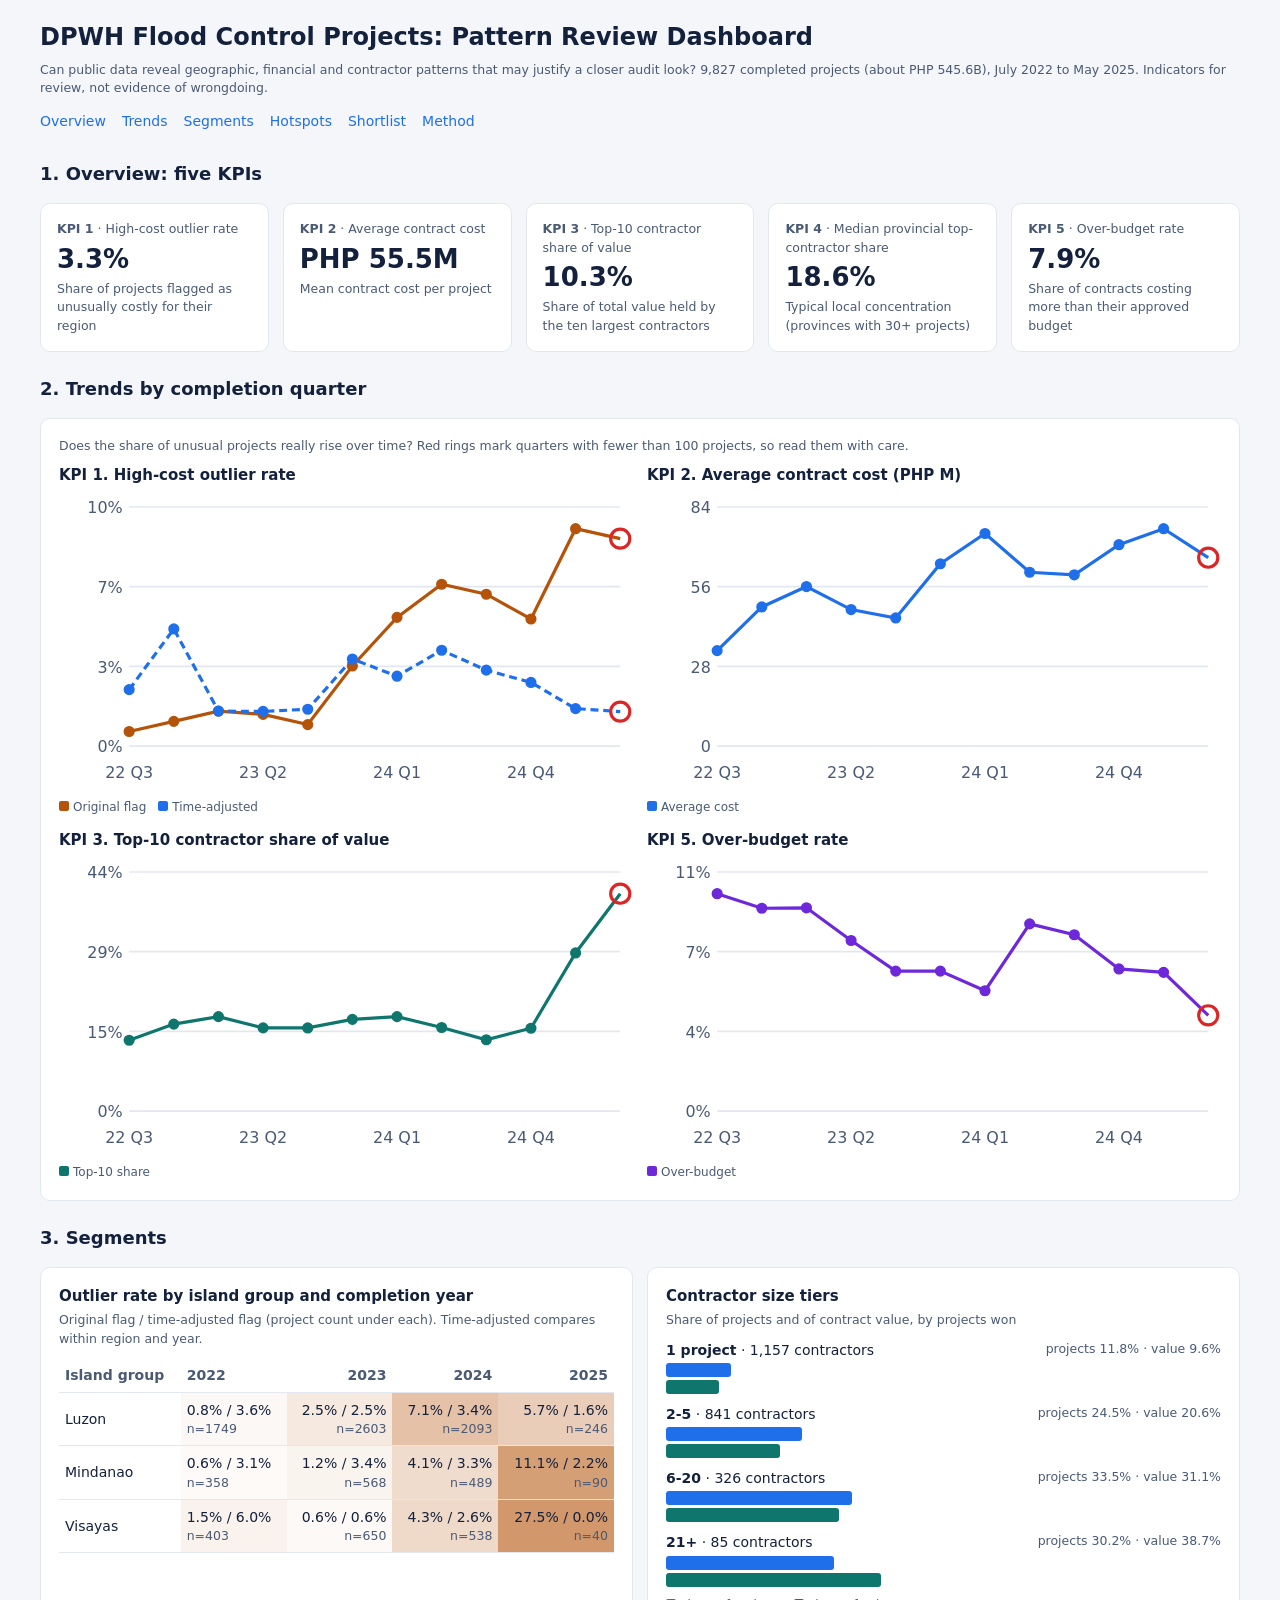
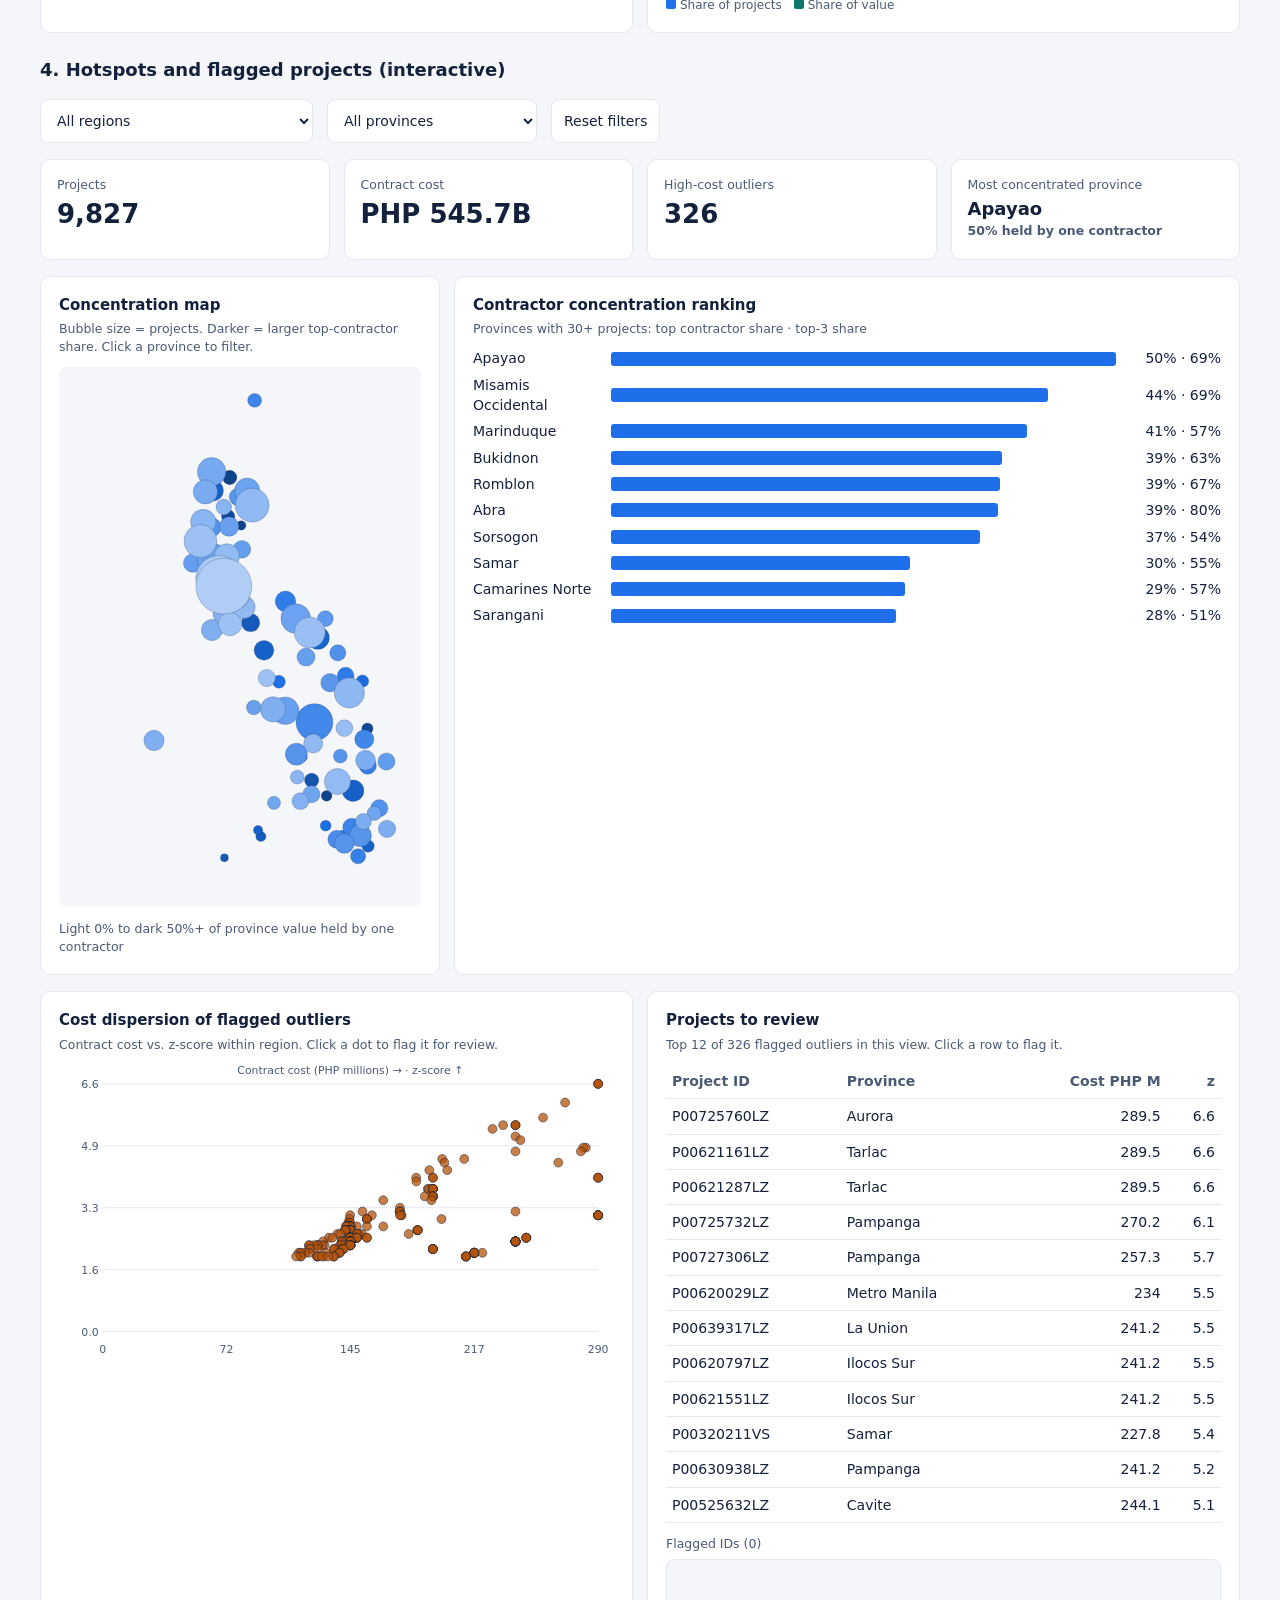
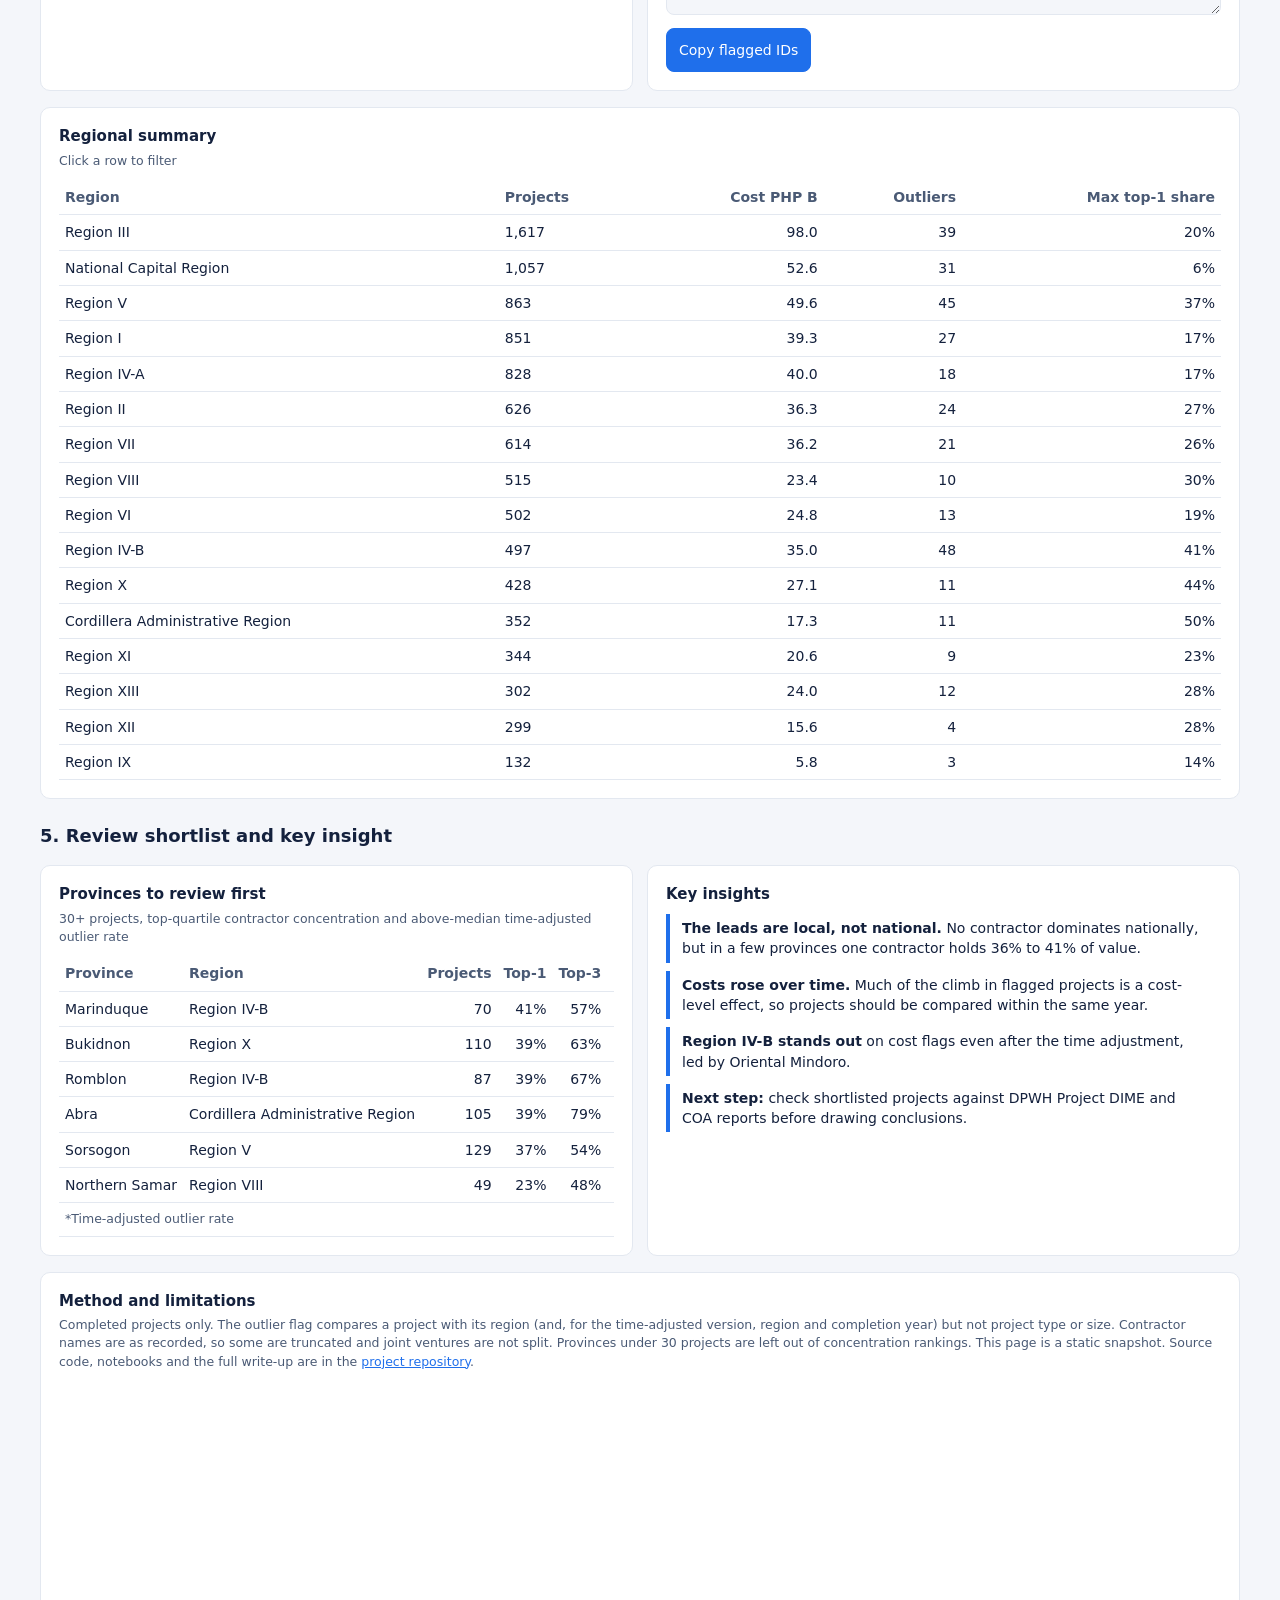
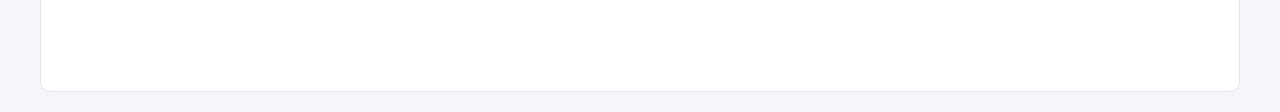
<file: dashboard/index.html>
<!doctype html><html lang="en"><head><meta charset="utf-8"><meta name="viewport" content="width=device-width, initial-scale=1">
<title>DPWH Flood Control Projects: Pattern Review Dashboard</title>
<meta name="description" content="Public-data dashboard of contractor concentration and cost outliers in DPWH flood control projects, 2022-2025.">
<style>
:root{--bg:#F4F6FA;--card:#fff;--ink:#14213D;--mut:#4A5A75;--line:#E3E8F0;--acc:#1F6FEB;--warn:#B45309;--ok:#0F766E;--flag:#C026D3}
@media (prefers-color-scheme:dark){:root:not([data-theme="light"]){--bg:#0F1623;--card:#1A2434;--ink:#E8EDF6;--mut:#9AABC6;--line:#2B3850;--acc:#6FA3F5;--warn:#F5A94E;--ok:#34D3BD;--flag:#E879F9;color-scheme:dark}}
*{box-sizing:border-box}body{margin:0;background:var(--bg);color:var(--ink);font:14px/1.45 system-ui,-apple-system,"Segoe UI",sans-serif}
.w{max-width:1240px;margin:0 auto;padding:20px;display:flex;flex-direction:column;gap:16px}
.r{display:flex;gap:14px;flex-wrap:wrap}.k,.p{background:var(--card);border:1px solid var(--line);border-radius:10px;padding:16px;flex:1 1 200px;min-width:0}.p{flex:1 1 420px;padding:18px}
h1{margin:0;font-size:24px}h2{margin:8px 0 0;font-size:18px}h3{margin:0 0 4px;font-size:15px}.s{margin:0 0 10px;font-size:12.5px;color:var(--mut)}.v{font-size:26px;font-weight:700;margin:2px 0}
nav{display:flex;flex-wrap:wrap;gap:6px 16px}nav a{color:var(--acc);text-decoration:none;padding:6px 0}a{color:var(--acc)}
select,button{font:inherit;min-height:44px;padding:8px 12px;border-radius:8px;border:1px solid var(--line);background:var(--card);color:var(--ink)}button.a{background:var(--acc);border-color:var(--acc);color:#fff}
table{width:100%;border-collapse:collapse}td,th{padding:7px 6px;border-bottom:1px solid var(--line);text-align:right;white-space:nowrap}th{color:var(--mut);font-weight:600}td:first-child,th:first-child,td:nth-child(2),th:nth-child(2){text-align:left}
.sc{overflow-x:auto}tr[data-id],tr[data-g]{cursor:pointer}tr.f{background:color-mix(in srgb,var(--flag) 18%,transparent)}
.b{display:flex;align-items:center;gap:8px;margin:6px 0}.b i{display:block;height:14px;border-radius:3px;background:var(--acc)}
textarea{width:100%;min-height:56px;font:12px monospace;background:var(--bg);color:var(--ink);border:1px solid var(--line);border-radius:8px;padding:8px}
.lg{font-size:12px;color:var(--mut);display:flex;gap:12px;flex-wrap:wrap}.lg b{display:inline-block;width:10px;height:10px;border-radius:2px;margin-right:4px}
.ins{border-left:4px solid var(--acc);padding:4px 12px;margin:8px 0}
</style></head><body><div class="w">
<header><h1>DPWH Flood Control Projects: Pattern Review Dashboard</h1>
<p class="s" style="margin:6px 0 8px">Can public data reveal geographic, financial and contractor patterns that may justify a closer audit look? 9,827 completed projects (about PHP 545.6B), July 2022 to May 2025. Indicators for review, not evidence of wrongdoing.</p>
<nav><a href="#overview">Overview</a><a href="#trends">Trends</a><a href="#segments">Segments</a><a href="#hotspots">Hotspots</a><a href="#shortlist">Shortlist</a><a href="#method">Method</a></nav></header>
<h2 id="overview">1. Overview: five KPIs</h2><div class="r" id="kp"></div>
<h2 id="trends">2. Trends by completion quarter</h2>
<div class="p"><p class="s">Does the share of unusual projects really rise over time? Red rings mark quarters with fewer than 100 projects, so read them with care.</p><div id="tr" style="display:grid;grid-template-columns:repeat(auto-fit,minmax(min(100%,480px),1fr));gap:14px"></div></div>
<h2 id="segments">3. Segments</h2>
<div class="r"><div class="p"><h3>Outlier rate by island group and completion year</h3><p class="s">Original flag / time-adjusted flag (project count under each). Time-adjusted compares within region and year.</p><div class="sc"><table id="sg"></table></div></div>
<div class="p"><h3>Contractor size tiers</h3><p class="s">Share of projects and of contract value, by projects won</p><div id="tt"></div></div></div>
<h2 id="hotspots">4. Hotspots and flagged projects (interactive)</h2>
<div class="r" style="align-items:center"><select id="rg" aria-label="Region"></select><select id="pv" aria-label="Province"></select><button id="rs">Reset filters</button></div>
<div class="r" id="kp2"></div>
<div class="r"><div class="p" style="flex:0 1 400px"><h3>Concentration map</h3><p class="s">Bubble size = projects. Darker = larger top-contractor share. Click a province to filter.</p><svg id="mp" viewBox="0 0 330 520" role="img" aria-label="Province bubble map coloured by top contractor share" style="width:100%;max-height:540px;background:var(--bg);border-radius:8px"></svg><p class="s" style="margin:8px 0 0">Light 0% to dark 50%+ of province value held by one contractor</p></div>
<div class="p"><h3>Contractor concentration ranking</h3><p class="s">Provinces with 30+ projects: top contractor share · top-3 share</p><div id="rk"></div></div></div>
<div class="r"><div class="p"><h3>Cost dispersion of flagged outliers</h3><p class="s">Contract cost vs. z-score within region. Click a dot to flag it for review.</p><div class="sc"><svg id="sp" viewBox="0 0 560 300" role="img" aria-label="Scatter of flagged outlier cost against z-score" style="width:100%;min-width:460px"></svg></div></div>
<div class="p"><h3>Projects to review</h3><p class="s" id="tn"></p><div class="sc"><table id="tb"></table></div><p class="s" style="margin:12px 0 6px">Flagged IDs (<span id="fc">0</span>)</p><textarea id="fl" readonly></textarea><div style="margin-top:8px"><button id="cp" class="a">Copy flagged IDs</button></div></div></div>
<div class="p"><h3>Regional summary</h3><p class="s">Click a row to filter</p><div class="sc"><table id="rt"></table></div></div>
<h2 id="shortlist">5. Review shortlist and key insight</h2>
<div class="r"><div class="p"><h3>Provinces to review first</h3><p class="s">30+ projects, top-quartile contractor concentration and above-median time-adjusted outlier rate</p><div class="sc"><table id="sl"></table></div></div>
<div class="p"><h3>Key insights</h3>
<div class="ins"><b>The leads are local, not national.</b> No contractor dominates nationally, but in a few provinces one contractor holds 36% to 41% of value.</div>
<div class="ins"><b>Costs rose over time.</b> Much of the climb in flagged projects is a cost-level effect, so projects should be compared within the same year.</div>
<div class="ins"><b>Region IV-B stands out</b> on cost flags even after the time adjustment, led by Oriental Mindoro.</div>
<div class="ins"><b>Next step:</b> check shortlisted projects against DPWH Project DIME and COA reports before drawing conclusions.</div></div></div>
<div class="p" id="method"><h3>Method and limitations</h3><p class="s" style="margin:0">Completed projects only. The outlier flag compares a project with its region (and, for the time-adjusted version, region and completion year) but not project type or size. Contractor names are as recorded, so some are truncated and joint ventures are not split. Provinces under 30 projects are left out of concentration rankings. This page is a static snapshot. Source code, notebooks and the full write-up are in the <a href="https://github.com/michaelbacus-lab/dep-data-engineering-open-track">project repository</a>.</p></div>
</div><script>
const D={"R":["Region III","National Capital Region","Region V","Region I","Region IV-A","Region II","Region VII","Region VIII","Region VI","Region IV-B","Region X","Cordillera Administrative Region","Region XI","Region XIII","Region XII","Region IX"],"P":[["Quirino",5,7,0.27,0.819,1.0,2,0,16.51,121.54],["Lanao del Sur",10,13,0.55,0.651,0.876,7,0,8.0,124.28],["Siquijor",6,4,0.3,0.612,1.0,3,0,9.21,123.52],["Apayao",11,34,1.95,0.503,0.689,15,0,18.02,121.17],["Dinagat Islands",13,15,0.51,0.475,0.804,9,0,10.12,125.59],["Ifugao",11,27,1.44,0.469,0.692,13,0,16.8,121.12],["Misamis Occidental",10,33,1.03,0.435,0.694,13,0,8.49,123.8],["Marinduque",9,70,4.32,0.414,0.57,32,5,13.45,121.84],["Sulu",15,3,0.16,0.411,1.0,3,0,6.05,121.0],["Guimaras",8,7,0.4,0.409,0.734,5,0,10.66,122.6],["Basilan",15,10,0.62,0.406,0.837,5,1,6.72,122.17],["Zamboanga City",15,7,0.51,0.391,0.716,7,1,6.92,122.08],["Bukidnon",10,110,7.7,0.389,0.632,32,6,8.16,125.13],["Romblon",9,87,6.18,0.387,0.671,20,2,12.58,122.27],["Abra",11,105,7.65,0.385,0.795,12,10,17.61,120.63],["Davao Occidental",12,22,1.7,0.382,0.621,11,0,6.42,125.61],["Sorsogon",2,129,6.45,0.368,0.535,24,7,12.97,124.0],["Eastern Samar",7,22,0.71,0.343,0.609,11,0,11.61,125.43],["Maguindanao del Norte",14,13,1.01,0.333,0.684,8,1,7.06,124.25],["Capiz",8,24,1.23,0.324,0.644,11,0,11.59,122.75],["Maguindanao del Sur",14,22,1.48,0.307,0.715,8,0,6.72,124.8],["Samar",7,55,2.52,0.298,0.55,15,1,11.78,124.89],["Camarines Norte",2,97,4.36,0.293,0.567,22,2,14.12,122.96],["Sarangani",14,41,2.64,0.284,0.512,24,1,6.1,125.29],["Agusan del Sur",13,59,3.73,0.282,0.493,24,0,8.95,125.6],["Cotabato",14,68,3.47,0.27,0.63,21,0,7.01,125.09],["Batanes",5,32,0.42,0.269,0.602,13,0,20.45,121.97],["Surigao del Norte",13,79,5.46,0.264,0.448,31,1,9.78,125.49],["Cebu",6,414,26.71,0.26,0.416,118,17,10.32,123.89],["Sultan Kudarat",14,69,3.3,0.248,0.416,29,0,6.63,124.61],["Northern Samar",7,49,2.02,0.233,0.482,27,0,12.5,124.64],["Davao de Oro",12,59,3.31,0.231,0.427,28,0,7.61,125.97],["Benguet",11,79,3.15,0.228,0.329,50,0,16.46,120.59],["Negros Oriental",6,117,4.58,0.224,0.434,34,0,9.31,123.31],["Davao del Sur",12,120,7.2,0.223,0.352,59,7,6.75,125.36],["Camiguin",10,32,1.32,0.222,0.581,13,0,9.25,124.72],["South Cotabato",14,86,3.74,0.221,0.437,40,2,6.5,124.85],["Biliran",7,73,1.25,0.22,0.515,18,0,11.56,124.39],["Kalinga",11,63,1.15,0.219,0.459,26,1,17.41,121.44],["Catanduanes",2,46,1.83,0.211,0.584,19,2,13.58,124.24],["Surigao del Sur",13,60,4.44,0.203,0.486,25,0,9.08,126.2],["Aurora",0,64,3.09,0.199,0.473,24,6,15.76,121.56],["Zambales",0,73,4.64,0.196,0.388,26,1,15.33,119.98],["Masbate",2,69,3.31,0.194,0.341,31,0,12.37,123.62],["Negros Occidental",8,208,11.1,0.192,0.402,53,2,10.68,122.95],["Bataan",0,98,3.99,0.191,0.443,39,1,14.68,120.54],["Nueva Vizcaya",5,85,5.71,0.19,0.509,24,7,16.48,121.15],["Antique",8,36,1.69,0.19,0.56,11,3,10.78,121.94],["Tarlac",0,258,18.58,0.186,0.353,63,11,15.48,120.6],["Camarines Sur",2,249,17.5,0.184,0.405,54,17,13.58,123.29],["Cagayan",5,165,7.14,0.183,0.313,58,2,17.61,121.73],["Lanao del Norte",10,59,2.96,0.178,0.463,27,0,8.05,123.79],["Davao del Norte",12,35,2.01,0.177,0.352,21,2,7.45,125.81],["Zamboanga Sibugay",15,25,1.45,0.173,0.447,15,1,7.78,122.59],["Ilocos Norte",3,223,10.05,0.166,0.296,58,3,18.2,120.59],["Cavite",4,192,11.01,0.166,0.348,52,4,14.28,120.86],["Ilocos Sur",3,149,4.66,0.159,0.363,38,3,17.57,120.39],["Agusan del Norte",13,89,9.9,0.154,0.432,22,11,9.12,125.53],["Davao City",12,48,3.06,0.153,0.273,27,0,7.19,125.46],["Davao Oriental",12,60,3.31,0.152,0.348,31,0,6.96,126.22],["Iloilo",8,167,7.34,0.149,0.391,62,6,10.72,122.56],["Occidental Mindoro",9,105,8.65,0.149,0.34,43,16,13.22,120.6],["Palawan",9,96,4.5,0.147,0.388,55,1,9.74,118.74],["Zamboanga del Sur",15,55,1.5,0.142,0.351,32,0,7.83,123.44],["Batangas",4,189,7.12,0.138,0.309,81,4,13.76,121.06],["Mountain Province",11,44,1.97,0.133,0.319,33,0,17.09,120.98],["La Union",3,166,11.01,0.131,0.361,43,17,16.62,120.32],["Zamboanga del Norte",15,32,1.55,0.129,0.339,21,0,8.59,123.34],["Leyte",7,261,14.16,0.122,0.26,96,9,11.24,125.01],["Isabela",5,337,22.77,0.118,0.285,56,15,17.15,121.89],["Bohol",6,79,4.64,0.116,0.304,36,4,9.65,123.85],["Quezon",4,128,6.47,0.116,0.282,51,2,13.94,121.62],["Misamis Oriental",10,181,13.56,0.115,0.302,65,5,8.45,124.63],["Nueva Ecija",0,163,9.38,0.114,0.262,50,2,15.54,121.08],["Pampanga",0,293,14.57,0.114,0.225,105,9,15.03,120.68],["Laguna",4,152,8.92,0.108,0.236,57,2,14.28,121.42],["Southern Leyte",7,55,2.76,0.105,0.277,27,0,10.13,124.85],["Albay",2,273,16.17,0.1,0.258,79,17,13.14,123.74],["Aklan",8,60,3.04,0.096,0.264,29,2,11.71,122.36],["Oriental Mindoro",9,139,11.32,0.096,0.249,74,24,13.41,121.18],["Pangasinan",3,313,13.61,0.095,0.256,78,4,16.02,120.23],["Rizal",4,167,6.45,0.073,0.212,81,6,14.62,121.12],["Bulacan",0,668,43.75,0.073,0.201,132,9,14.85,120.81],["Metro Manila",1,1057,52.57,0.061,0.119,304,31,14.6,120.98]],"O":[["P00740305LZ",14,144.7,2.7],["P00740307LZ",14,144.7,2.7],["P00839466LZ",14,148.5,2.8],["P00726387LZ",14,144.8,2.7],["P00726375LZ",14,144.7,2.7],["P00740306LZ",14,144.7,2.7],["P00821144LZ",14,144.7,2.7],["P00838338LZ",14,144.8,2.7],["P00726378LZ",14,144.8,2.7],["P00726388LZ",14,144.8,2.7],["P00726412LZ",38,144.8,2.7],["P00823261LZ",83,144.7,2.8],["P00820027LZ",83,143.3,2.8],["P00821061LZ",83,125.8,2.3],["P00821069LZ",83,141.8,2.7],["P00821070LZ",83,141.8,2.7],["P00821072LZ",83,141.9,2.7],["P00821071LZ",83,141.8,2.7],["P00620080LZ",83,132.2,2.5],["P00726809LZ",83,141.7,2.7],["P00620022LZ",83,199.7,4.5],["P00620029LZ",83,234.0,5.5],["P00639312LZ",83,183.3,4.0],["P00725570LZ",83,134.2,2.5],["P00726797LZ",83,144.8,2.8],["P00823268LZ",83,144.7,2.8],["P00920131LZ",83,137.2,2.6],["P00823244LZ",83,144.7,2.8],["P00823245LZ",83,144.7,2.8],["P00820086LZ",83,142.1,2.7],["P00823247LZ",83,141.7,2.7],["P00823243LZ",83,144.7,2.8],["P00820087LZ",83,144.7,2.8],["P00820089LZ",83,138.8,2.6],["P00820090LZ",83,144.7,2.8],["P00823238LZ",83,144.7,2.8],["P00823241LZ",83,144.6,2.8],["P00820088LZ",83,142.9,2.8],["P00823242LZ",83,144.7,2.8],["P00823248LZ",83,144.1,2.8],["P00823274LZ",83,143.2,2.8],["P00823275LZ",83,144.5,2.8],["P00824808LZ",66,154.4,3.0],["P00824805LZ",66,154.4,3.0],["P00639317LZ",66,241.2,5.5],["P00726333LZ",66,144.7,2.8],["P00726334LZ",66,144.7,2.8],["P00726335LZ",66,144.7,2.8],["P00726336LZ",66,144.7,2.8],["P00821095LZ",66,144.7,2.8],["P00821096LZ",66,144.7,2.8],["P00821097LZ",66,144.7,2.8],["P00824807LZ",66,154.4,3.0],["P00824809LZ",66,154.4,3.0],["P00824806LZ",66,154.4,3.0],["P00824830LZ",56,157.3,3.1],["P00620797LZ",56,241.2,5.5],["P00621551LZ",56,241.2,5.5],["P00725624LZ",54,125.4,2.2],["P00621135LZ",54,211.3,4.6],["P00725589LZ",54,193.0,4.1],["P00843206LZ",80,193.0,4.1],["P00620782LZ",80,129.6,2.3],["P00620783LZ",80,128.3,2.3],["P00820100LZ",80,120.6,2.1],["P00639316LZ",66,201.3,4.3],["P00735956LZ",66,144.7,2.8],["P00824803LZ",66,144.7,2.8],["P00824804LZ",66,144.7,2.8],["P00630933LZ",50,143.9,2.5],["P00630932LZ",50,141.1,2.4],["P00821203LZ",69,144.5,2.5],["P00821198LZ",69,144.7,2.5],["P00821204LZ",69,144.7,2.5],["P00824875LZ",69,144.7,2.5],["P00821196LZ",69,139.9,2.4],["P00821193LZ",69,139.9,2.4],["P00821202LZ",69,139.9,2.4],["P00821194LZ",69,139.9,2.4],["P00824872LZ",69,144.7,2.5],["P00824873LZ",69,144.7,2.5],["P00821201LZ",69,139.9,2.4],["P00824894LZ",69,144.7,2.5],["P00725678LZ",69,189.9,3.8],["P00821216LZ",69,144.7,2.5],["P00825051LZ",46,144.8,2.5],["P00825052LZ",46,144.8,2.5],["P00843261LZ",46,129.3,2.0],["P00821178LZ",46,144.8,2.5],["P00821181LZ",46,144.8,2.5],["P00821183LZ",46,144.8,2.5],["P00821180LZ",46,144.8,2.5],["P00725682LZ",69,190.6,3.8],["P00222127LZ",45,136.3,2.2],["P00561468LZ",82,142.4,2.4],["P00820233LZ",82,144.7,2.4],["P00820234LZ",82,144.7,2.4],["P00820247LZ",82,144.7,2.4],["P00820228LZ",82,151.5,2.6],["P00727284LZ",41,193.0,3.8],["P00727282LZ",41,193.0,3.8],["P00727283LZ",41,193.0,3.8],["P00823437LZ",41,144.8,2.4],["P00821221LZ",41,146.7,2.5],["P00725760LZ",41,289.5,6.6],["P00823350LZ",42,193.0,3.8],["P00742138LZ",48,148.5,2.5],["P00742129LZ",48,148.5,2.5],["P00823409LZ",48,144.8,2.4],["P00823412LZ",48,144.8,2.4],["P00621161LZ",48,289.5,6.6],["P00621287LZ",48,289.5,6.6],["P00726513LZ",48,193.0,3.8],["P00726498LZ",48,144.7,2.4],["P00823477LZ",48,144.8,2.4],["P00823411LZ",48,144.8,2.4],["P00823410LZ",48,144.8,2.4],["P00640455LZ",82,148.5,2.5],["P00740375LZ",82,144.7,2.4],["P00740377LZ",82,144.7,2.4],["P00740378LZ",82,144.2,2.4],["P00823443LZ",73,141.8,2.3],["P00825091LZ",73,144.7,2.4],["P00630938LZ",74,241.2,5.2],["P00726540LZ",74,144.8,2.4],["P00726888LZ",74,144.8,2.4],["P00726889LZ",74,144.8,2.4],["P00726890LZ",74,144.8,2.4],["P00726891LZ",74,144.8,2.4],["P00726539LZ",74,193.0,3.8],["P00725732LZ",74,270.2,6.1],["P00727306LZ",74,257.3,5.7],["P00448737LZ",81,125.4,2.0],["P00726568LZ",81,125.4,2.0],["P00820298LZ",81,144.4,2.5],["P00820304LZ",81,144.8,2.5],["P00820305LZ",81,144.8,2.5],["P00740391LZ",81,193.0,3.8],["P00639380LZ",75,144.7,2.5],["P00725788LZ",75,154.4,2.8],["P00726936LZ",71,193.0,3.8],["P00726937LZ",71,193.0,3.8],["P00525632LZ",55,244.1,5.1],["P00621583LZ",55,144.7,2.5],["P00526305LZ",64,144.7,2.5],["P00526304LZ",64,143.9,2.5],["P00621476LZ",64,144.7,2.5],["P00845819LZ",64,148.5,2.6],["P00825113LZ",55,125.4,2.0],["P00825114LZ",55,125.8,2.0],["P00740422LZ",61,241.2,2.4],["P00740423LZ",61,241.2,2.4],["P00740424LZ",61,241.2,2.4],["P00821357LZ",61,241.2,2.4],["P00821359LZ",61,241.2,2.4],["P00736038LZ",61,217.1,2.1],["P00736043LZ",61,217.1,2.1],["P00736044LZ",61,217.1,2.1],["P00736045LZ",61,217.1,2.1],["P00736039LZ",61,217.1,2.1],["P00736042LZ",61,212.3,2.0],["P00825118LZ",61,289.5,3.1],["P00823573LZ",61,289.5,3.1],["P00823575LZ",61,289.5,3.1],["P00823576LZ",61,241.2,2.4],["P00823578LZ",61,241.2,2.4],["P00740432LZ",62,212.3,2.0],["P00740420LZ",7,241.2,2.4],["P00740421LZ",7,241.2,2.4],["P00740418LZ",7,241.2,2.4],["P00740419LZ",7,241.2,2.4],["P00740417LZ",7,241.2,2.4],["P00736055LZ",79,217.1,2.1],["P00736056LZ",79,217.1,2.1],["P00736057LZ",79,217.1,2.1],["P00736029LZ",79,217.1,2.1],["P00736030LZ",79,217.1,2.1],["P00736031LZ",79,221.9,2.1],["P00736032LZ",79,212.3,2.0],["P00736033LZ",79,217.1,2.1],["P00736034LZ",79,217.1,2.1],["P00736035LZ",79,217.1,2.1],["P00726953LZ",79,289.5,3.1],["P00726954LZ",79,289.5,3.1],["P00740426LZ",79,241.2,2.4],["P00740427LZ",79,241.2,2.4],["P00740428LZ",79,241.2,2.4],["P00740429LZ",79,241.2,2.4],["P00740434LZ",79,212.1,2.0],["P00839491LZ",79,247.5,2.5],["P00839492LZ",79,247.5,2.5],["P00823572LZ",79,289.5,3.1],["P00823574LZ",79,241.2,2.4],["P00839489LZ",79,247.5,2.5],["P00839490LZ",79,247.5,2.5],["P00740433LZ",79,212.3,2.0],["P00823577LZ",13,289.5,3.1],["P00726952LZ",13,289.5,3.1],["P00223199MN",11,198.4,4.6],["P00522047MN",10,144.2,3.0],["P00522029MN",53,114.6,2.1],["P00726630LZ",49,144.3,2.3],["P00825142LZ",49,135.1,2.0],["P00821375LZ",49,138.5,2.1],["P00821382LZ",49,139.9,2.2],["P00821392LZ",49,139.9,2.2],["P00821393LZ",49,139.9,2.2],["P00736069LZ",49,241.2,4.8],["P00726971LZ",49,139.9,2.2],["P00726972LZ",49,139.9,2.2],["P00620326LZ",49,144.6,2.3],["P00620327LZ",49,144.5,2.3],["P00726973LZ",49,139.8,2.2],["P00726975LZ",49,139.9,2.2],["P00820425LZ",49,139.9,2.2],["P00820437LZ",49,139.9,2.2],["P00820498LZ",49,139.9,2.2],["P00821406LZ",49,135.1,2.0],["P00448861LZ",16,144.5,2.3],["P00448887LZ",16,144.7,2.3],["P00526343LZ",16,144.8,2.3],["P00526344LZ",16,144.8,2.3],["P00620321LZ",16,174.4,3.1],["P00620325LZ",16,141.0,2.2],["P00620320LZ",16,174.7,3.1],["P00525675LZ",77,144.7,2.3],["P00525680LZ",77,144.7,2.3],["P00561131LZ",77,192.1,3.5],["P00740478LZ",77,192.9,3.6],["P00823607LZ",77,144.8,2.3],["P00823602LZ",77,144.8,2.3],["P00740479LZ",77,135.1,2.0],["P00740480LZ",77,144.8,2.3],["P00620312LZ",77,138.4,2.1],["P00639397LZ",77,164.0,2.8],["P00620311LZ",77,138.4,2.1],["P00740461LZ",77,193.0,3.6],["P00740460LZ",77,193.0,3.6],["P00825137LZ",77,173.7,3.1],["P00726622LZ",77,144.7,2.3],["P00620296LZ",77,192.7,3.6],["P00844565LZ",77,144.7,2.3],["P00736062LZ",39,193.0,3.6],["P00740438LZ",39,192.8,3.6],["P00820469LZ",22,154.4,2.5],["P00820471LZ",22,154.4,2.5],["P00221318VS",60,183.2,4.1],["P00820034VS",60,120.6,2.2],["P00820294VS",60,118.4,2.1],["P00731610VS",60,142.3,2.8],["P00731611VS",60,142.3,2.8],["P00731612VS",60,142.3,2.8],["P00420350VS",47,115.8,2.0],["P00420351VS",47,115.8,2.0],["P00630186VS",47,125.5,2.3],["P00820290VS",44,125.5,2.3],["P00820293VS",44,125.5,2.3],["P00820028VS",78,121.3,2.2],["P00820026VS",78,128.8,2.4],["P00632991VS",28,135.1,2.2],["P00820320VS",28,144.8,2.5],["P00820321VS",28,144.8,2.5],["P00820322VS",28,144.8,2.5],["P00820323VS",28,144.8,2.5],["P00834983VS",28,138.6,2.3],["P00834981VS",28,148.5,2.6],["P00834982VS",28,148.5,2.6],["P00820054VS",28,144.7,2.5],["P00820328VS",28,135.1,2.2],["P00820332VS",28,144.6,2.5],["P00820334VS",28,144.6,2.5],["P00820053VS",28,149.8,2.6],["P00820058VS",28,144.7,2.5],["P00820070VS",28,128.2,2.0],["P00835012VS",28,148.5,2.6],["P00721885VS",28,173.7,3.3],["P00832221VS",70,144.3,2.5],["P00820868VS",70,144.6,2.5],["P00820065VS",70,139.4,2.3],["P00821149VS",70,130.4,2.1],["P00320211VS",21,227.8,5.4],["P00549881VS",68,144.0,2.9],["P00549882VS",68,143.6,2.9],["P00721567VS",68,113.1,2.0],["P00721593VS",68,151.8,3.2],["P00832223VS",68,164.0,3.5],["P00620190VS",68,144.7,2.9],["P00620061VS",68,190.9,4.3],["P00721575VS",68,123.5,2.3],["P00733290VS",68,115.8,2.1],["P00721415MN",72,282.3,4.9],["P00721416MN",72,279.4,4.8],["P00721417MN",72,280.8,4.9],["P00721419MN",72,266.2,4.5],["P00721239MN",12,184.0,2.7],["P00721237MN",12,184.2,2.7],["P00721414MN",12,178.8,2.6],["P00721238MN",12,183.9,2.7],["P00721412MN",12,183.9,2.7],["P00721413MN",12,184.1,2.7],["P00734372MN",72,198.0,3.0],["P00721428MN",34,188.2,3.6],["P00620360MN",34,131.8,2.0],["P00620359MN",34,144.7,2.4],["P00630506MN",34,173.6,3.2],["P00630507MN",34,173.7,3.2],["P00630508MN",34,173.7,3.2],["P00630509MN",34,173.6,3.2],["P00734373MN",52,148.5,2.5],["P00836190MN",52,148.5,2.5],["P00721586MN",23,115.8,2.1],["P00820325MN",36,120.6,2.3],["P00820923MN",36,120.6,2.3],["P00633906MN",18,144.6,3.1],["P00732105MN",57,193.0,2.2],["P00721328MN",57,289.5,4.1],["P00721329MN",57,193.0,2.2],["P00721330MN",57,289.5,4.1],["P00721331MN",57,289.5,4.1],["P00732103MN",57,241.2,3.2],["P00833295MN",57,193.0,2.2],["P00835820MN",57,193.0,2.2],["P00835856MN",57,193.0,2.2],["P00835857MN",57,193.0,2.2],["P00835844MN",57,193.0,2.2],["P00721652MN",27,193.0,2.2]],"Q":[["2022Q3",1107,0.0063,0.0244,33.4158,0.131,0.1017,false],["2022Q4",1403,0.0107,0.0506,48.6891,0.1608,0.0949,false],["2023Q1",661,0.0151,0.0151,55.8191,0.1746,0.0951,false],["2023Q2",732,0.0137,0.015,47.7751,0.1539,0.0798,false],["2023Q3",1070,0.0093,0.0159,44.8401,0.1537,0.0655,false],["2023Q4",1358,0.0346,0.0376,63.7954,0.1696,0.0655,false],["2024Q1",630,0.0556,0.0302,74.4015,0.1746,0.0563,false],["2024Q2",701,0.0699,0.0414,60.8156,0.1545,0.0876,false],["2024Q3",915,0.0656,0.0328,59.9357,0.1318,0.0825,false],["2024Q4",874,0.0549,0.0275,70.4666,0.1532,0.0665,false],["2025Q1",309,0.0939,0.0162,76.0706,0.2923,0.0649,false],["2025Q2",67,0.0896,0.0149,65.9339,0.4018,0.0448,true]],"S":[["Luzon",2022,1749,0.008,0.036],["Luzon",2023,2603,0.0254,0.0254],["Luzon",2024,2093,0.0712,0.0344],["Luzon",2025,246,0.0569,0.0163],["Mindanao",2022,358,0.0056,0.0307],["Mindanao",2023,568,0.0123,0.0335],["Mindanao",2024,489,0.0409,0.0327],["Mindanao",2025,90,0.1111,0.0222],["Visayas",2022,403,0.0149,0.0596],["Visayas",2023,650,0.0062,0.0062],["Visayas",2024,538,0.0428,0.026],["Visayas",2025,40,0.275,0.0]],"T":[["1 project",1157,0.1177,0.0955],["2-5",841,0.2447,0.2059],["6-20",326,0.3353,0.3115],["21+",85,0.3022,0.387]],"K":[["KPI 1","High-cost outlier rate",0.03317390861911061],["KPI 2","Average contract cost (PHP M)",55.5246],["KPI 3","Top-10 contractor share of value",0.1027],["KPI 4","Median provincial top-contractor share (69 provinces, 30+ projects)",0.1858],["KPI 5","Over-budget rate",0.0793]],"SL":[["Marinduque","Region IV-B",70,0.4137,0.5702,0.0571],["Bukidnon","Region X",110,0.3889,0.6317,0.0636],["Romblon","Region IV-B",87,0.3873,0.6713,0.0345],["Abra","Cordillera Administrative Region",105,0.385,0.7946,0.1429],["Sorsogon","Region V",129,0.3678,0.5352,0.062],["Northern Samar","Region VIII",49,0.2332,0.482,0.0204]],"meta":{"n":9827,"cost":545.6}};const R=D.R,P=D.P,O=D.O,Q=D.Q;const S={g:-1,v:-1,f:new Set()};const $=i=>document.getElementById(i);
const xy=(a,b)=>[(b-116)/11*330,(21.5-a)/17*520],fm=n=>n.toLocaleString("en-US"),pc=(x,d=1)=>(x*100).toFixed(d)+"%";
const NOTE={"KPI 1":"Share of projects flagged as unusually costly for their region","KPI 2":"Mean contract cost per project","KPI 3":"Share of total value held by the ten largest contractors","KPI 4":"Typical local concentration (provinces with 30+ projects)","KPI 5":"Share of contracts costing more than their approved budget"};
$("kp").innerHTML=D.K.map(([k,n,v])=>{const val=k=="KPI 2"?"PHP "+v.toFixed(1)+"M":pc(v);return `<div class="k"><div class="s" style="margin:0"><b>${k}</b> · ${n.split(" (")[0]}</div><div class="v">${val}</div><div class="s" style="margin:0">${NOTE[k]}</div></div>`}).join("");
function line(title,series,fmt){const W=360,H=190,l=44,r=8,t=10,b=30,n=Q.length,mx=Math.max(...series.flatMap(s=>s.v))*1.1||1,X=i=>l+i/(n-1)*(W-l-r),Y=v=>H-b-v/mx*(H-b-t);let g="";
for(let k=0;k<=3;k++){const v=mx*k/3;g+=`<line x1="${l}" x2="${W-r}" y1="${Y(v)}" y2="${Y(v)}" stroke="var(--line)"/><text x="${l-4}" y="${Y(v)+4}" text-anchor="end" font-size="10" fill="var(--mut)">${fmt(v)}</text>`}
Q.forEach((q,i)=>{if(i%3==0)g+=`<text x="${X(i)}" y="${H-10}" text-anchor="middle" font-size="10" fill="var(--mut)">${q[0].replace("20","").replace("Q"," Q")}</text>`});
series.forEach(s=>{g+=`<polyline fill="none" stroke="${s.c}" stroke-width="2" ${s.d?'stroke-dasharray="5 3"':""} points="${s.v.map((v,i)=>X(i)+","+Y(v)).join(" ")}"/>`;s.v.forEach((v,i)=>{g+=`<circle cx="${X(i)}" cy="${Y(v)}" r="${Q[i][7]?6:3}" fill="${Q[i][7]?"none":s.c}" stroke="${Q[i][7]?"#dc2626":s.c}" stroke-width="${Q[i][7]?2:1}"><title>${Q[i][0]} · ${Q[i][1]} projects · ${fmt(v)}</title></circle>`})});
return `<div style="min-width:0"><h3>${title}</h3><svg viewBox="0 0 ${W} ${H}" style="width:100%" role="img" aria-label="${title}">${g}</svg><div class="lg">${series.map(s=>`<span><b style="background:${s.c}"></b>${s.n}</span>`).join("")}</div></div>`}
$("tr").innerHTML=line("KPI 1. High-cost outlier rate",[{n:"Original flag",c:"#B45309",v:Q.map(q=>q[2]*100)},{n:"Time-adjusted",c:"#1F6FEB",v:Q.map(q=>q[3]*100),d:1}],v=>v.toFixed(0)+"%")+line("KPI 2. Average contract cost (PHP M)",[{n:"Average cost",c:"#1F6FEB",v:Q.map(q=>q[4])}],v=>v.toFixed(0))+line("KPI 3. Top-10 contractor share of value",[{n:"Top-10 share",c:"#0F766E",v:Q.map(q=>q[5]*100)}],v=>v.toFixed(0)+"%")+line("KPI 5. Over-budget rate",[{n:"Over-budget",c:"#6D28D9",v:Q.map(q=>q[6]*100)}],v=>v.toFixed(0)+"%");
const yrs=[...new Set(D.S.map(s=>s[1]))].sort(),isl=[...new Set(D.S.map(s=>s[0]))];
$("sg").innerHTML="<tr><th>Island group</th>"+yrs.map(y=>`<th>${y}</th>`).join("")+"</tr>"+isl.map(i=>"<tr><td>"+i+"</td>"+yrs.map(y=>{const s=D.S.find(x=>x[0]==i&&x[1]==y);return s?`<td style="background:color-mix(in srgb,var(--warn) ${Math.min(s[3]*500,60)}%,transparent)">${pc(s[3])} / ${pc(s[4])}<div class="s" style="margin:0">n=${s[2]}</div></td>`:"<td>–</td>"}).join("")+"</tr>").join("");
$("tt").innerHTML=D.T.map(t=>`<div style="margin:10px 0"><div style="display:flex;justify-content:space-between"><span><b>${t[0]}</b> · ${fm(t[1])} contractors</span><span class="s" style="margin:0">projects ${pc(t[2])} · value ${pc(t[3])}</span></div><div class="b" style="margin:3px 0"><i style="width:${t[2]*100}%"></i></div><div class="b" style="margin:0"><i style="width:${t[3]*100}%;background:var(--ok)"></i></div></div>`).join("")+'<div class="lg"><span><b style="background:var(--acc)"></b>Share of projects</span><span><b style="background:var(--ok)"></b>Share of value</span></div>';
$("sl").innerHTML="<tr><th>Province</th><th>Region</th><th>Projects</th><th>Top-1</th><th>Top-3</th><th>Flag rate*</th></tr>"+D.SL.map(s=>`<tr><td>${s[0]}</td><td>${s[1]}</td><td>${s[2]}</td><td>${pc(s[3],0)}</td><td>${pc(s[4],0)}</td><td>${pc(s[5])}</td></tr>`).join("")+'<tr><td colspan="6" class="s" style="text-align:left;white-space:normal">*Time-adjusted outlier rate</td></tr>';
function ids(){const s=new Set();P.forEach((p,i)=>{if((S.g<0||p[1]===S.g)&&(S.v<0||i===S.v))s.add(i)});return s}
function opts(){$("rg").innerHTML='<option value="-1">All regions</option>'+R.map((r,i)=>`<option value="${i}"${i===S.g?" selected":""}>${r}</option>`).join("");
$("pv").innerHTML='<option value="-1">All provinces</option>'+P.map((p,i)=>[p,i]).filter(([p])=>S.g<0||p[1]===S.g).sort((a,b)=>a[0][0].localeCompare(b[0][0])).map(([p,i])=>`<option value="${i}"${i===S.v?" selected":""}>${p[0]}</option>`).join("")}
function draw(){const I=ids(),A=[...I].map(i=>P[i]);const n=A.reduce((a,p)=>a+p[2],0),c=A.reduce((a,p)=>a+p[3],0),ou=A.reduce((a,p)=>a+p[7],0);const big=A.filter(p=>p[2]>=30).sort((a,b)=>b[4]-a[4])[0];
$("kp2").innerHTML=[["Projects",fm(n)],["Contract cost","PHP "+c.toFixed(1)+"B"],["High-cost outliers",fm(ou)],["Most concentrated province",big?`${big[0]}<div class="s" style="margin:0">${pc(big[4],0)} held by one contractor</div>`:"n/a"]].map(([t,v])=>`<div class="k"><div class="s" style="margin:0">${t}</div><div class="v" style="font-size:${t[0]=="M"?18:26}px">${v}</div></div>`).join("");
$("mp").innerHTML=P.map((p,i)=>{const [x,y]=xy(p[8],p[9]),L=90-Math.min(p[4],.5)/.5*60;return `<circle data-i="${i}" cx="${x.toFixed(1)}" cy="${y.toFixed(1)}" r="${(2.5+Math.sqrt(p[2])*.75).toFixed(1)}" fill="hsl(215 80% ${L}%)" stroke="var(--ink)" stroke-width="${i===S.v?3:.6}" stroke-opacity="${i===S.v?1:.35}" opacity="${I.has(i)?1:.12}" style="cursor:pointer"><title>${p[0]}: ${p[2]} projects, top contractor ${pc(p[4],0)}</title></circle>`}).join("");
$("rk").innerHTML=A.filter(p=>p[2]>=30).sort((a,b)=>b[4]-a[4]).slice(0,10).map(p=>`<div class="b"><div style="width:130px;flex:none">${p[0]}</div><div style="flex:1"><i style="width:${p[4]*200}%"></i></div><div style="width:100px;text-align:right;flex:none">${pc(p[4],0)} · ${pc(p[5],0)}</div></div>`).join("")||'<p class="s">No provinces with 30+ projects in this filter.</p>';
const F=O.filter(o=>I.has(o[1])).sort((a,b)=>b[3]-a[3]);const mx=Math.max(1,...F.map(o=>o[2])),zs=F.map(o=>o[3]),z0=Math.min(0,...zs),z1=Math.max(1,...zs),X=v=>44+v/mx*500,Y=v=>270-(v-z0)/(z1-z0)*250;
let sv="";for(let t=0;t<=4;t++){const v=mx*t/4,w=z0+(z1-z0)*t/4;sv+=`<line x1="44" x2="544" y1="${Y(w)}" y2="${Y(w)}" stroke="var(--line)"/><text x="40" y="${Y(w)+4}" text-anchor="end" font-size="11" fill="var(--mut)">${w.toFixed(1)}</text><text x="${X(v)}" y="292" text-anchor="middle" font-size="11" fill="var(--mut)">${v.toFixed(0)}</text>`}
sv+=`<text x="294" y="10" text-anchor="middle" font-size="11" fill="var(--mut)">Contract cost (PHP millions) → · z-score ↑</text>`+F.map(o=>`<circle data-id="${o[0]}" cx="${X(o[2]).toFixed(1)}" cy="${Y(o[3]).toFixed(1)}" r="${S.f.has(o[0])?7:4.5}" fill="${S.f.has(o[0])?"var(--flag)":"var(--warn)"}" fill-opacity=".75" stroke="var(--ink)" stroke-width=".5" style="cursor:pointer"><title>${o[0]} · ${P[o[1]][0]} · PHP ${o[2]}M · z ${o[3]}</title></circle>`).join("");$("sp").innerHTML=sv;
$("tn").textContent=`Top 12 of ${F.length} flagged outliers in this view. Click a row to flag it.`;
$("tb").innerHTML="<tr><th>Project ID</th><th>Province</th><th>Cost PHP M</th><th>z</th></tr>"+F.slice(0,12).map(o=>`<tr data-id="${o[0]}" class="${S.f.has(o[0])?"f":""}"><td>${o[0]}</td><td>${P[o[1]][0]}</td><td>${o[2]}</td><td>${o[3]}</td></tr>`).join("");
$("fc").textContent=S.f.size;$("fl").value=[...S.f].join(", ");
$("rt").innerHTML="<tr><th>Region</th><th>Projects</th><th>Cost PHP B</th><th>Outliers</th><th>Max top-1 share</th></tr>"+R.map((r,g)=>{const q=P.filter(p=>p[1]===g),m=Math.max(0,...q.filter(p=>p[2]>=30).map(p=>p[4]));return `<tr data-g="${g}"><td>${r}</td><td>${fm(q.reduce((a,p)=>a+p[2],0))}</td><td>${q.reduce((a,p)=>a+p[3],0).toFixed(1)}</td><td>${q.reduce((a,p)=>a+p[7],0)}</td><td>${m?pc(m,0):"–"}</td></tr>`}).join("")}
function tog(id){S.f.has(id)?S.f.delete(id):S.f.add(id);draw()}
$("rg").onchange=e=>{S.g=+e.target.value;S.v=-1;opts();draw()};$("pv").onchange=e=>{S.v=+e.target.value;draw()};
$("rs").onclick=()=>{S.g=S.v=-1;opts();draw()};
$("mp").onclick=e=>{const c=e.target.closest("circle");if(c){S.v=+c.dataset.i;S.g=P[S.v][1];opts();draw()}};
$("sp").onclick=e=>{const c=e.target.closest("circle");if(c)tog(c.dataset.id)};
$("tb").onclick=e=>{const r=e.target.closest("tr[data-id]");if(r)tog(r.dataset.id)};
$("rt").onclick=e=>{const r=e.target.closest("tr[data-g]");if(r){S.g=+r.dataset.g;S.v=-1;opts();draw()}};
$("cp").onclick=()=>{const t=$("fl");t.select();try{navigator.clipboard.writeText(t.value)}catch(_){}};
opts();draw();
</script></body></html>
</file>
